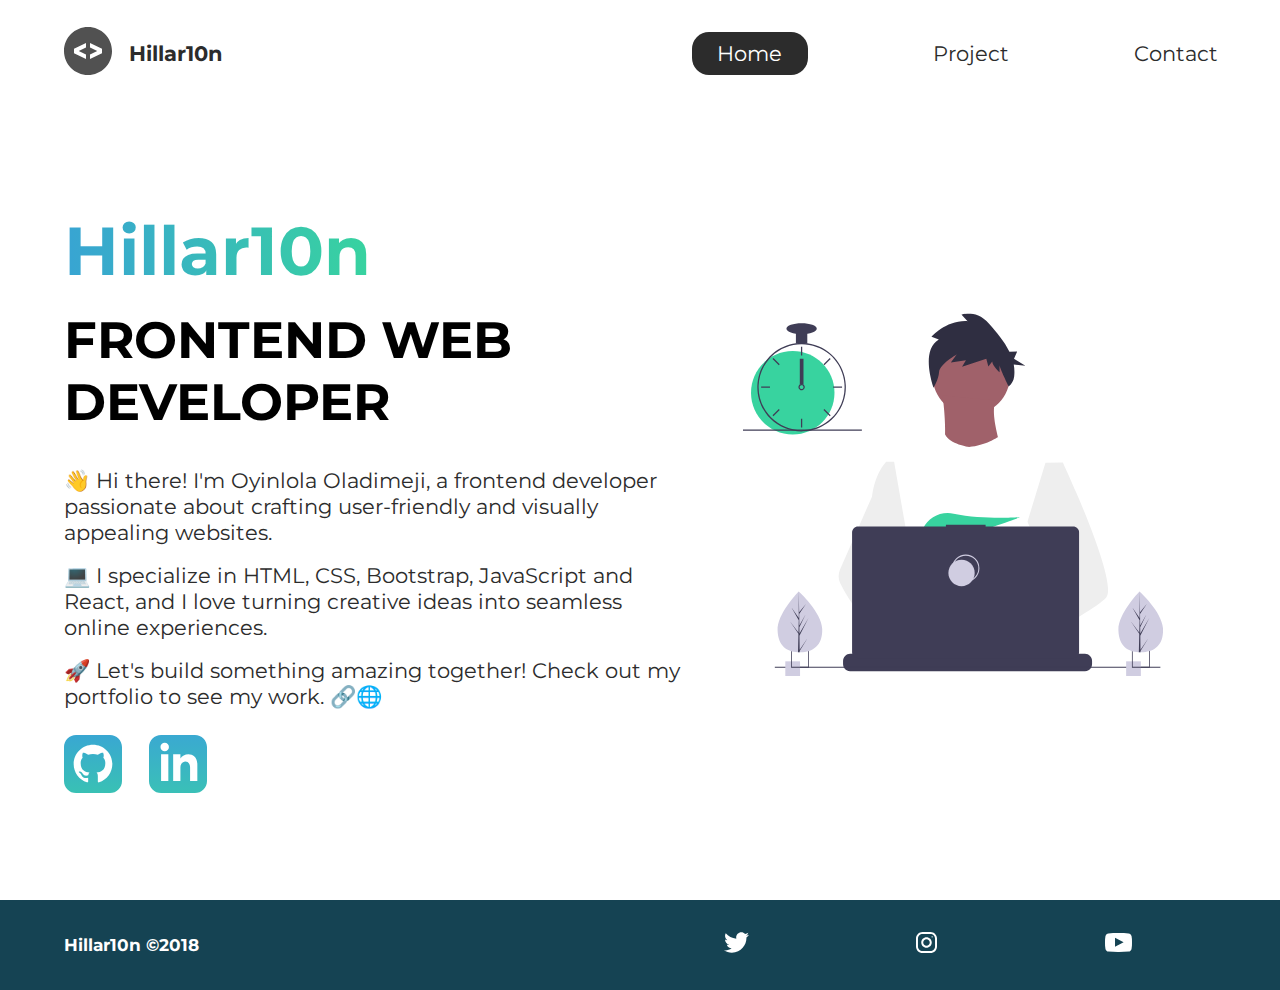
<file: index.html>
<!DOCTYPE html>
<html lang="en">

<head>
    <meta charset="UTF-8" />
    <meta name="viewport" content="width=device-width, initial-scale=1.0" />
    <meta http-equiv="X-UA-Compatible" content="ie=edge" />
    <meta name="description"
        content="Oladimeji is a proffessional frontend Engineer, who specialises in HTML, CSS, Javascript and React" />
    <meta name="robots" content="index,follow" />
    <link rel="preconnect" href="https://fonts.googleapis.com">
    <link rel="preconnect" href="https://fonts.gstatic.com" crossorigin>
    <link href="https://fonts.googleapis.com/css2?family=Montserrat:wght@400;500&display=swap" rel="stylesheet">
    <link rel="stylesheet" href="./styles/style.css" />
    <title>Oyinlola Oladimeji | Home</title>
</head>

<body>
    <header class="main-head">
        <nav>
            <div class="logo">
                <a href="./"><img src="./icons/code.svg" alt="logo"></a>
                <a href="./">
                    <h1>Hillar10n</h1>
                </a>
            </div>
            <ul>
                <li><a class="active" href="./">Home</a></li>
                <li><a href="./projects/">Project</a></li>
                <li><a href="./contact/">Contact</a></li>
            </ul>
        </nav>
    </header>
    <secion class="intro">
        <div class="intro-text">
            <h1>Hillar10n</h1>
            <h3>FrontEnd WEB <br /> Developer</h3>
            <p>👋 Hi there! I'm Oyinlola Oladimeji, a frontend developer passionate about crafting user-friendly and
                visually
                appealing
                websites.</p>
            <p>💻 I specialize in HTML, CSS, Bootstrap, JavaScript and React, and I love turning creative
                ideas into seamless
                online
                experiences.</p>
            <p> 🚀 Let's build something amazing together! Check out my portfolio to see my work. <a
                    href="./projects/">🔗🌐</a>
            </p>
            <div class="intro-social">
                <a href="https://github.com/hillar10n" target="_blank"><img src="./icons/github.svg"
                        alt="github-social-icon"></a>
                <a href="https://www.linkedin.com/in/mayowa-oyinlola/" target="_blank"><img src="./icons/linked-in.svg"
                        alt="linkedin-social-icon"></a>
            </div>
        </div>
        <div class="intro-images">
            <svg width="799" height="690" viewBox="0 0 799 690" fill="none" xmlns="http://www.w3.org/2000/svg">
                <g id="undraw_dev_productivity_umsq (1) 1" clip-path="url(#clip0)">
                    <path id="Vector"
                        d="M516.92 624.636C516.92 624.636 512.16 626.266 504.42 628.576C487.31 633.706 455.65 642.216 428.82 643.916C405.72 645.396 386.2 641.836 382.63 626.766C381.1 620.286 383.27 614.956 388 610.576C402.12 597.486 439 592.796 468.25 591.186C476.51 590.736 484.15 590.526 490.51 590.446C501.31 590.306 508.39 590.526 508.39 590.526L508.56 591.186L516.92 624.636Z"
                        fill="#A0616A" />
                    <path id="Vector_2"
                        d="M436.99 672.586C418.61 695.346 342.73 647.666 316.19 629.886C310.41 626.016 306.97 623.566 306.97 623.566L331.25 591.186L338.94 580.936C338.94 580.936 345.82 584.586 355.99 590.526C356.36 590.746 356.73 590.966 357.11 591.186C365.88 596.336 376.89 603.066 388 610.576C403.33 620.946 418.83 632.776 428.82 643.916C438.59 654.806 443.08 665.036 436.99 672.586Z"
                        fill="#A0616A" />
                    <g id="me">
                        <path id="Vector_3"
                            d="M434.672 191.952C475.283 191.607 507.926 158.406 507.582 117.795C507.237 77.1832 474.036 44.5403 433.425 44.8847C392.813 45.2291 360.17 78.4303 360.515 119.042C360.859 159.653 394.06 192.296 434.672 191.952Z"
                            fill="#A0616A" />
                        <path id="Vector_4"
                            d="M379.477 155.65C379.477 155.65 394.216 259.972 373.002 271.875C351.787 283.779 499.929 283.588 499.929 283.588C499.929 283.588 466.124 193.284 480.809 165.449L379.477 155.65Z"
                            fill="#A0616A" />
                        <path id="Vector_5"
                            d="M608.101 283.199L596.257 339.402L571.214 458.308L570.49 464.815L562.138 540.138L556.582 590.177L552.857 623.79C528.584 636.526 510.988 645.326 510.988 645.326C510.988 645.326 509.404 637.719 506.871 627.99C489.805 633.265 458.218 642.043 431.404 643.97C441.266 654.777 445.842 664.969 439.817 672.57C421.63 695.485 345.349 648.45 318.659 630.896C318.077 635.158 317.879 639.464 318.068 643.762L297.626 628.314L299.331 592.359L302.206 531.522L305.819 455.229C304.448 451.975 303.294 448.634 302.364 445.228C295.956 423.161 288.032 379.057 281.928 342.067C277.016 312.298 273.302 287.138 272.517 281.785C272.411 281.086 272.358 280.726 272.358 280.726L384.363 230.094C392.509 248.556 429.865 253.809 429.865 253.809C460.756 251.417 484.847 234.913 484.847 234.913L608.101 283.199Z"
                            fill="white" />
                        <path id="Vector_6"
                            d="M372.285 49.3811L358.49 43.9934C358.49 43.9934 386.969 12.1 426.99 14.513L415.635 2.22366C415.635 2.22366 443.04 -9.01799 468.283 19.6674C481.553 34.7467 496.908 52.4737 506.557 72.5077L521.281 72.3829L515.251 85.9663L536.874 99.3152L514.777 97.0719C516.155 104.471 516.421 112.034 515.566 119.511C514.683 126.991 510.928 133.835 505.094 138.598V138.598C505.094 138.598 487.743 103.449 487.696 97.9443L487.813 111.705C487.813 111.705 473.959 99.4371 473.889 91.1807L466.471 100.877L462.593 85.7717L416.475 101.301L423.87 88.8526L395.157 93.2246L406.278 77.9923C406.278 77.9923 373.932 96.1568 372.811 111.304C371.689 126.452 362.299 140.875 362.299 140.875C362.299 140.875 336.213 70.3294 372.285 49.3811Z"
                            fill="#2F2E41" />
                        <path id="Vector_7"
                            d="M690.215 540.422C682.794 548.605 664.338 560.992 641.951 574.422C633.623 579.413 624.757 584.559 615.71 589.676C594.122 601.889 571.514 614.001 552.857 623.79C528.584 636.526 510.988 645.326 510.988 645.326C510.988 645.326 509.403 637.719 506.871 627.99C503.48 614.968 498.397 598.141 493.184 590.715C493.002 590.456 492.82 590.218 492.638 589.979C491.121 588.022 489.601 586.885 488.112 586.897L562.138 540.138L594.127 519.926L570.489 464.814L540.842 395.683L557.908 339.727L575.062 283.479L608.101 283.199C608.101 283.199 619.243 306.985 633.514 340.166C635.647 345.128 637.851 350.299 640.096 355.64C669.469 425.394 706.176 522.836 690.215 540.422Z"
                            fill="#EEEEEE" />
                        <path id="Vector_8"
                            d="M358.123 591.2C355.41 591.212 352.702 591.456 350.029 591.928C327.074 596.073 320.47 616.94 318.659 630.896C318.077 635.158 317.879 639.464 318.068 643.761L297.626 628.314L290.178 622.687C272.316 616.628 256.353 605.733 242.483 592.84C230.449 581.456 219.634 568.849 210.213 555.223C200.831 541.793 192.448 527.692 185.134 513.034C183.094 508.943 181.977 504.454 181.864 499.884C181.751 495.314 182.644 490.775 184.48 486.588L209.154 430.327L245.218 348.098C245.471 346.146 245.752 344.237 246.059 342.371C252.995 300.511 272.367 281.786 272.367 281.786L287.286 281.659L297.778 341.932L310.813 416.815L302.364 445.227L282.839 510.845L302.205 531.522L358.123 591.2Z"
                            fill="#EEEEEE" />
                    </g>
                    <path id="Vector_9"
                        d="M372.877 415.806L385.631 430.686C390.37 429.783 395.319 428.721 400.416 427.529L396.752 415.806L405.71 426.256C459.707 412.975 526.637 387.155 526.637 387.155C526.637 387.155 454.379 392.453 400.428 380.666C376.558 375.451 351.998 387.284 342.202 409.668C336.508 422.679 337.403 433.951 357.596 433.951C364.419 433.835 371.223 433.195 377.949 432.037L372.877 415.806Z"
                        fill="#38D39F" />
                    <path id="Vector_10"
                        d="M663.65 660.386V666.456C663.654 668.122 663.345 669.774 662.74 671.326C662.472 672.018 662.147 672.687 661.77 673.326C660.578 675.326 658.887 676.983 656.862 678.133C654.838 679.283 652.549 679.887 650.22 679.886H203.67C201.342 679.887 199.053 679.283 197.028 678.133C195.003 676.983 193.312 675.326 192.12 673.326C191.743 672.687 191.419 672.018 191.15 671.326C190.546 669.774 190.237 668.122 190.24 666.456V660.386C190.24 658.622 190.587 656.876 191.262 655.246C191.936 653.616 192.926 652.136 194.173 650.888C195.42 649.641 196.901 648.652 198.53 647.977C200.16 647.302 201.906 646.955 203.67 646.956H229.41V644.126C229.41 644.052 229.425 643.979 229.453 643.911C229.481 643.843 229.522 643.782 229.574 643.73C229.626 643.678 229.688 643.636 229.756 643.608C229.824 643.58 229.897 643.566 229.97 643.566H243.4C243.474 643.566 243.547 643.58 243.615 643.608C243.683 643.636 243.745 643.678 243.797 643.73C243.849 643.782 243.89 643.843 243.918 643.911C243.946 643.979 243.96 644.052 243.96 644.126V646.956H252.35V644.126C252.35 644.052 252.365 643.979 252.393 643.911C252.421 643.843 252.462 643.782 252.514 643.73C252.566 643.678 252.628 643.636 252.696 643.608C252.764 643.58 252.837 643.566 252.91 643.566H266.34C266.414 643.566 266.487 643.58 266.555 643.608C266.623 643.636 266.684 643.678 266.736 643.73C266.789 643.782 266.83 643.843 266.858 643.911C266.886 643.979 266.9 644.052 266.9 644.126V646.956H275.3V644.126C275.3 644.052 275.315 643.979 275.343 643.911C275.371 643.843 275.412 643.782 275.464 643.73C275.516 643.678 275.578 643.636 275.646 643.608C275.714 643.58 275.787 643.566 275.86 643.566H289.29C289.364 643.566 289.437 643.58 289.505 643.608C289.573 643.636 289.634 643.678 289.686 643.73C289.739 643.782 289.78 643.843 289.808 643.911C289.836 643.979 289.85 644.052 289.85 644.126V646.956H298.24V644.126C298.24 644.052 298.255 643.979 298.283 643.911C298.311 643.843 298.352 643.782 298.404 643.73C298.456 643.678 298.518 643.636 298.586 643.608C298.654 643.58 298.727 643.566 298.8 643.566H312.23C312.304 643.566 312.377 643.58 312.445 643.608C312.513 643.636 312.574 643.678 312.626 643.73C312.678 643.782 312.72 643.843 312.748 643.911C312.776 643.979 312.79 644.052 312.79 644.126V646.956H321.18V644.126C321.18 644.052 321.194 643.979 321.223 643.911C321.251 643.843 321.292 643.782 321.344 643.73C321.396 643.678 321.458 643.636 321.526 643.608C321.594 643.58 321.667 643.566 321.74 643.566H335.17C335.244 643.566 335.317 643.58 335.385 643.608C335.453 643.636 335.514 643.678 335.566 643.73C335.618 643.782 335.66 643.843 335.688 643.911C335.716 643.979 335.73 644.052 335.73 644.126V646.956H344.13V644.126C344.13 644.052 344.145 643.979 344.173 643.911C344.201 643.843 344.242 643.782 344.294 643.73C344.346 643.678 344.408 643.636 344.476 643.608C344.544 643.58 344.617 643.566 344.69 643.566H358.12C358.194 643.566 358.267 643.58 358.335 643.608C358.403 643.636 358.464 643.678 358.516 643.73C358.569 643.782 358.61 643.843 358.638 643.911C358.666 643.979 358.68 644.052 358.68 644.126V646.956H367.07V644.126C367.07 644.052 367.085 643.979 367.113 643.911C367.141 643.843 367.182 643.782 367.234 643.73C367.286 643.678 367.348 643.636 367.416 643.608C367.484 643.58 367.557 643.566 367.63 643.566H472.83C472.904 643.566 472.977 643.58 473.045 643.608C473.113 643.636 473.174 643.678 473.227 643.73C473.279 643.782 473.32 643.843 473.348 643.911C473.376 643.979 473.39 644.052 473.39 644.126V646.956H481.79V644.126C481.79 644.052 481.804 643.979 481.833 643.911C481.861 643.843 481.902 643.782 481.954 643.73C482.006 643.678 482.068 643.636 482.136 643.608C482.204 643.58 482.277 643.566 482.35 643.566H495.78C495.928 643.567 496.07 643.627 496.175 643.732C496.279 643.836 496.339 643.978 496.34 644.126V646.956H504.73V644.126C504.73 644.052 504.745 643.979 504.773 643.911C504.801 643.843 504.842 643.782 504.894 643.73C504.946 643.678 505.008 643.636 505.076 643.608C505.144 643.58 505.217 643.566 505.29 643.566H518.72C518.794 643.566 518.867 643.58 518.935 643.608C519.003 643.636 519.065 643.678 519.117 643.73C519.169 643.782 519.21 643.843 519.238 643.911C519.266 643.979 519.28 644.052 519.28 644.126V646.956H527.67V644.126C527.67 644.052 527.685 643.979 527.713 643.911C527.741 643.843 527.782 643.782 527.834 643.73C527.886 643.678 527.948 643.636 528.016 643.608C528.084 643.58 528.157 643.566 528.23 643.566H541.66C541.734 643.566 541.807 643.58 541.875 643.608C541.943 643.636 542.005 643.678 542.057 643.73C542.109 643.782 542.15 643.843 542.178 643.911C542.206 643.979 542.22 644.052 542.22 644.126V646.956H550.62V644.126C550.62 644.052 550.635 643.979 550.663 643.911C550.691 643.843 550.732 643.782 550.784 643.73C550.836 643.678 550.898 643.636 550.966 643.608C551.034 643.58 551.107 643.566 551.18 643.566H564.61C564.757 643.568 564.898 643.628 565.001 643.733C565.104 643.837 565.161 643.979 565.16 644.126V646.956H573.56V644.126C573.56 644.052 573.575 643.979 573.603 643.911C573.631 643.843 573.672 643.782 573.724 643.73C573.776 643.678 573.838 643.636 573.906 643.608C573.974 643.58 574.047 643.566 574.12 643.566H587.55C587.624 643.566 587.697 643.58 587.765 643.608C587.833 643.636 587.895 643.678 587.947 643.73C587.999 643.782 588.04 643.843 588.068 643.911C588.096 643.979 588.11 644.052 588.11 644.126V646.956H596.5V644.126C596.5 644.052 596.515 643.979 596.543 643.911C596.571 643.843 596.612 643.782 596.664 643.73C596.716 643.678 596.778 643.636 596.846 643.608C596.914 643.58 596.987 643.566 597.06 643.566H610.49C610.564 643.566 610.637 643.58 610.705 643.608C610.773 643.636 610.835 643.678 610.887 643.73C610.939 643.782 610.98 643.843 611.008 643.911C611.036 643.979 611.05 644.052 611.05 644.126V646.956H650.22C651.984 646.955 653.731 647.302 655.36 647.977C656.99 648.652 658.471 649.641 659.718 650.888C660.965 652.136 661.954 653.616 662.629 655.246C663.304 656.876 663.651 658.622 663.65 660.386Z"
                        fill="#3F3D56" />
                    <path id="Vector_11" d="M793.5 671.326H60.5V673.326H793.5V671.326Z" fill="#3F3D56" />
                    <path id="Vector_12"
                        d="M627.694 404.757H461.251V401.326H385.78V404.757H218.651C215.665 404.757 212.801 405.943 210.69 408.054C208.578 410.166 207.392 413.029 207.392 416.015V643.927C207.392 646.913 208.578 649.776 210.69 651.888C212.801 653.999 215.665 655.185 218.651 655.185H627.694C630.68 655.185 633.544 653.999 635.655 651.888C637.767 649.776 638.953 646.913 638.953 643.927V416.015C638.953 414.537 638.662 413.073 638.096 411.707C637.53 410.341 636.701 409.1 635.655 408.054C634.61 407.009 633.369 406.18 632.003 405.614C630.637 405.048 629.173 404.757 627.694 404.757Z"
                        fill="#3F3D56" />
                    <path id="Vector_13"
                        d="M423.5 509.326C437.307 509.326 448.5 498.133 448.5 484.326C448.5 470.519 437.307 459.326 423.5 459.326C409.693 459.326 398.5 470.519 398.5 484.326C398.5 498.133 409.693 509.326 423.5 509.326Z"
                        stroke="#D0CDE1" stroke-width="2" stroke-miterlimit="10" />
                    <path id="Vector_14"
                        d="M415.5 518.326C429.307 518.326 440.5 507.133 440.5 493.326C440.5 479.519 429.307 468.326 415.5 468.326C401.693 468.326 390.5 479.519 390.5 493.326C390.5 507.133 401.693 518.326 415.5 518.326Z"
                        fill="#D0CDE1" />
                    <path id="Vector_15" d="M108.446 661.223H80.4463V689.223H108.446V661.223Z" fill="#D0CDE1" />
                    <path id="Vector_16"
                        d="M91.4502 639.223V673.223H125.45V639.223H91.4502ZM123.97 671.743H92.9202V640.703H123.97V671.743Z"
                        fill="#3F3D56" />
                    <path id="Vector_17" d="M756.446 661.223H728.446V689.223H756.446V661.223Z" fill="#D0CDE1" />
                    <path id="Vector_18"
                        d="M739.45 639.223V673.223H773.45V639.223H739.45ZM771.97 671.743H740.92V640.703H771.97V671.743Z"
                        fill="#3F3D56" />
                    <path id="Vector_19"
                        d="M94.5802 230.113C138.399 230.113 173.921 194.592 173.921 150.773C173.921 106.955 138.399 71.4326 94.5802 71.4326C50.7617 71.4326 15.2397 106.955 15.2397 150.773C15.2397 194.592 50.7617 230.113 94.5802 230.113Z"
                        fill="#38D39F" />
                    <path id="Vector_20"
                        d="M122.229 56.4899C115.045 55.5763 107.774 55.5763 100.59 56.4899C84.586 58.5913 69.5203 65.2398 57.181 75.6465C44.8417 86.0532 35.7467 99.7813 30.9754 115.202C28.8053 122.229 27.5764 129.514 27.3208 136.864C27.2848 137.886 27.2607 138.92 27.2607 139.954C27.283 162.264 36.1559 183.655 51.932 199.431C67.7082 215.207 89.0989 224.08 111.41 224.103C113.201 224.103 114.992 224.042 116.759 223.934C120.907 223.674 125.03 223.103 129.093 222.227C148.495 218.055 165.798 207.161 177.947 191.468C190.095 175.776 196.308 156.295 195.487 136.467C194.665 116.638 186.863 97.738 173.459 83.1039C160.054 68.4698 141.909 59.0435 122.229 56.4899H122.229ZM137.748 217.347H137.736C130.959 219.659 123.905 221.062 116.759 221.518C114.992 221.638 113.201 221.698 111.41 221.698C89.7377 221.672 68.961 213.051 53.6367 197.727C38.3123 182.402 29.6914 161.626 29.6649 139.954C29.6649 138.92 29.689 137.886 29.725 136.864C30.5514 115.744 39.5156 95.7617 54.7411 81.1008C69.9666 66.44 90.273 58.237 111.41 58.2089C130.776 58.21 149.513 65.0865 164.283 77.6131C179.052 90.1398 188.895 107.503 192.057 126.61C195.219 145.716 191.496 165.325 181.55 181.942C171.604 198.559 156.081 211.106 137.748 217.347H137.748Z"
                        fill="#3F3D56" />
                    <path id="Vector_21" d="M112.612 63.0176H110.208V79.8474H112.612V63.0176Z" fill="#3F3D56" />
                    <path id="Vector_22"
                        d="M57.8578 84.7018L56.1577 86.4019L68.0582 98.3023L69.7582 96.6022L57.8578 84.7018Z"
                        fill="#3F3D56" />
                    <path id="Vector_23" d="M34.4736 138.751V141.156H51.3034V138.751H34.4736Z" fill="#3F3D56" />
                    <path id="Vector_24"
                        d="M56.1578 193.506L57.8579 195.206L69.7584 183.306L68.0583 181.606L56.1578 193.506Z"
                        fill="#3F3D56" />
                    <path id="Vector_25"
                        d="M153.062 96.6022L154.762 98.3022L166.662 86.4018L164.962 84.7017L153.062 96.6022Z"
                        fill="#3F3D56" />
                    <path id="Vector_26" d="M171.516 138.751V141.156H188.346V138.751H171.516Z" fill="#3F3D56" />
                    <path id="Vector_27"
                        d="M154.762 181.605L153.062 183.305L164.962 195.206L166.662 193.506L154.762 181.605Z"
                        fill="#3F3D56" />
                    <path id="Vector_28" d="M112.612 200.06H110.208V216.89H112.612V200.06Z" fill="#3F3D56" />
                    <g id="clock-hand">
                        <path id="Vector_29"
                            d="M115.016 135.145C113.976 134.365 112.711 133.943 111.41 133.943C110.11 133.943 108.844 134.365 107.804 135.145C107.091 135.686 106.505 136.375 106.085 137.165C105.552 138.181 105.322 139.329 105.421 140.473C105.52 141.616 105.944 142.707 106.644 143.617C107.343 144.527 108.288 145.218 109.368 145.608C110.447 145.997 111.616 146.07 112.735 145.817C113.855 145.564 114.878 144.996 115.685 144.179C116.492 143.363 117.048 142.333 117.288 141.21C117.528 140.088 117.441 138.92 117.039 137.846C116.636 136.771 115.935 135.834 115.017 135.145H115.016ZM111.41 143.56C110.454 143.557 109.539 143.176 108.863 142.501C108.187 141.825 107.807 140.909 107.804 139.954C107.808 139.224 108.03 138.513 108.441 137.91C108.793 137.4 109.271 136.989 109.828 136.718C110.386 136.446 111.004 136.323 111.623 136.361C112.241 136.398 112.84 136.594 113.361 136.931C113.881 137.267 114.307 137.732 114.595 138.281C114.883 138.83 115.025 139.444 115.007 140.063C114.989 140.683 114.811 141.287 114.491 141.818C114.17 142.349 113.719 142.788 113.179 143.093C112.639 143.398 112.03 143.559 111.41 143.56V143.56Z"
                            fill="#3F3D56" />
                        <path id="clock-arrow" d="M115 86H108V135H115V86Z" fill="#3F3D56" />
                    </g>
                    <path id="Vector_30" d="M122.229 35.3687H100.591V57.007H122.229V35.3687Z" fill="#3F3D56" />
                    <path id="Vector_31"
                        d="M111.41 38.9748C127.344 38.9748 140.261 34.4 140.261 28.7567C140.261 23.1134 127.344 18.5386 111.41 18.5386C95.4757 18.5386 82.5586 23.1134 82.5586 28.7567C82.5586 34.4 95.4757 38.9748 111.41 38.9748Z"
                        fill="#3F3D56" />

                    <path id="Vector_32" d="M226 220.44H0V222.844H226V220.44Z" fill="#3F3D56" />
                    <g id="plant-left">
                        <path id="Vector_33"
                            d="M150.594 599.754C151.527 631.704 132.858 643.413 109.43 644.097C108.886 644.113 108.344 644.123 107.805 644.126C106.719 644.135 105.643 644.117 104.577 644.072C83.3891 643.193 66.6172 631.945 65.7495 602.232C64.8515 571.482 103.018 531.529 105.882 528.574L105.887 528.571C105.996 528.458 106.052 528.402 106.052 528.402C106.052 528.402 149.661 567.807 150.594 599.754Z"
                            fill="#D0CDE1" />
                        <path id="Vector_34"
                            d="M107.744 639.255L122.626 617.124L107.774 641.636L107.805 644.126C106.719 644.135 105.643 644.117 104.577 644.072L105.315 612.06L105.295 611.813L105.322 611.766L105.393 608.741L89.0952 585.078L105.374 606.477L105.432 607.116L105.989 582.93L91.9122 558.397L106.029 578.681L105.882 528.574L105.882 528.407L105.887 528.571L106.821 568.062L119.651 552.021L106.863 571.464L107.143 593.098L118.949 571.984L107.187 596.279L107.343 608.308L124.512 578.897L107.395 612.505L107.744 639.255Z"
                            fill="#3F3D56" />
                    </g>
                    <g id="plant-right">
                        <path id="Vector_35"
                            d="M798.594 599.754C799.527 631.704 780.858 643.413 757.43 644.097C756.886 644.113 756.344 644.123 755.805 644.126C754.719 644.135 753.643 644.117 752.577 644.072C731.389 643.193 714.617 631.945 713.749 602.232C712.851 571.482 751.018 531.529 753.882 528.574L753.887 528.571C753.996 528.458 754.052 528.402 754.052 528.402C754.052 528.402 797.661 567.807 798.594 599.754Z"
                            fill="#D0CDE1" />
                        <path id="Vector_36"
                            d="M755.744 639.255L770.626 617.124L755.774 641.636L755.805 644.126C754.719 644.135 753.643 644.117 752.577 644.072L753.315 612.06L753.295 611.813L753.323 611.766L753.393 608.741L737.095 585.078L753.374 606.477L753.432 607.116L753.989 582.93L739.912 558.397L754.029 578.681L753.882 528.574L753.882 528.407L753.887 528.571L754.821 568.062L767.651 552.021L754.864 571.464L755.143 593.098L766.949 571.984L755.187 596.279L755.343 608.308L772.512 578.897L755.395 612.505L755.744 639.255Z"
                            fill="#3F3D56" />
                    </g>
                </g>
                <defs>
                    <clipPath id="clip0">
                        <rect width="798.627" height="689.223" fill="white" />
                    </clipPath>
                </defs>
            </svg>
            <img class="splash" src="/img/splash.svg" alt="">
        </div>
    </secion>

    <footer>
        <h4>Hillar10n &copy2018</h4>
        <ul>
            <li><a href="https://twitter.com/hillar10n" target="_blank"><img src="./icons/twitter 1.svg"
                        alt="twitter-social"></a></li>
            <li><a href="https://www.instagram.com/hillar10n/" target="_blank"><img src="./icons/instagram 1.svg"
                        alt="instagram-social"></a></li>
            <li><a href="#"><img src="./icons/youtube-symbol 1.svg" alt="youtube-social"></a></li>
        </ul>
    </footer>
</body>

</html>
</file>
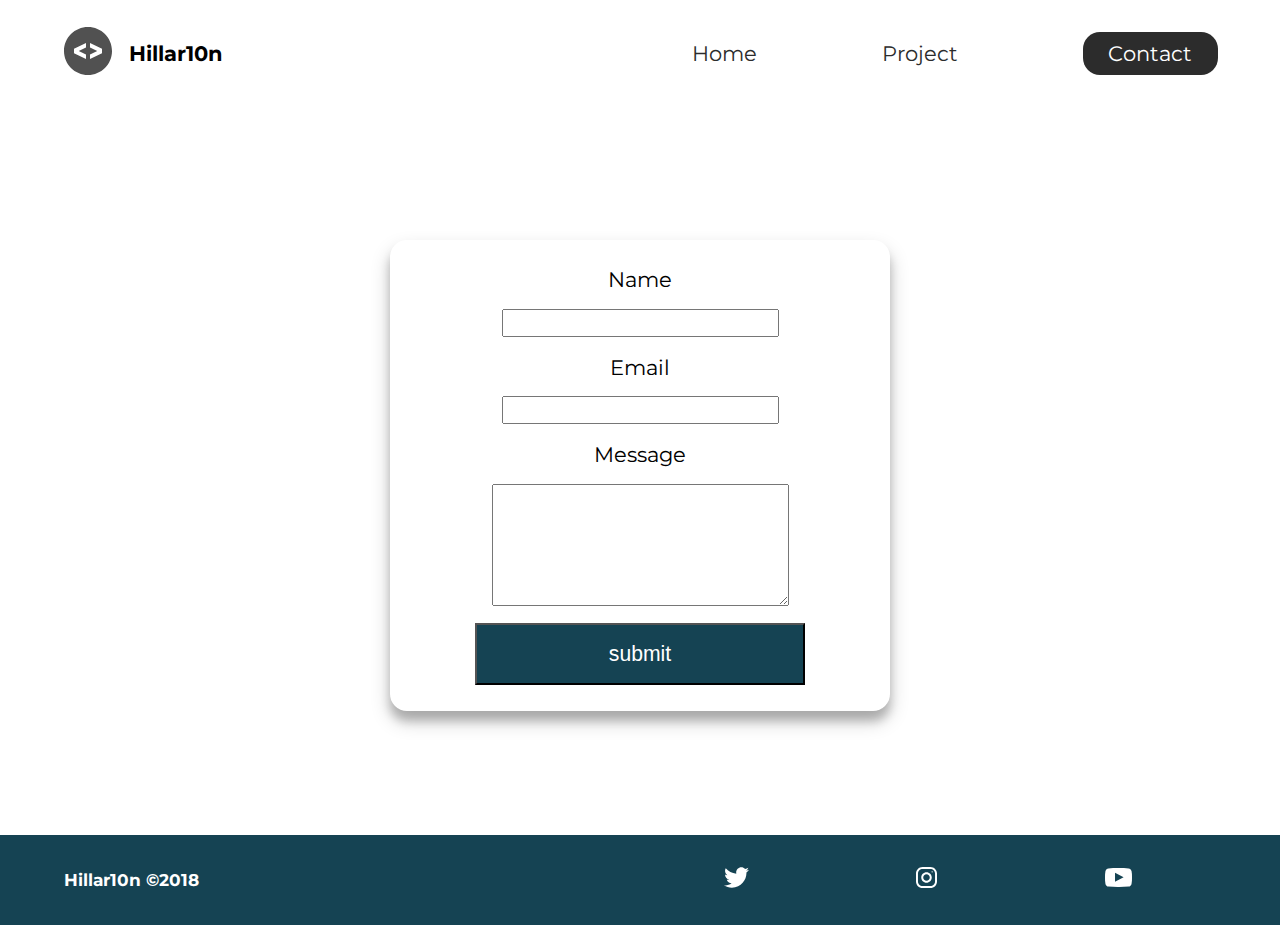
<file: contact/index.html>
<!DOCTYPE html>
<html lang="en">

<head>
    <meta charset="UTF-8" />
    <meta name="viewport" content="width=device-width, initial-scale=1.0" />
    <meta http-equiv="X-UA-Compatible" content="ie=edge" />
    <meta name="description"
        content="Oladimeji is a proffessional frontend Engineer, who specialises in HTML, CSS, Javascript and React" />
    <meta name="robots" content="index,follow" />
    <link rel="preconnect" href="https://fonts.googleapis.com">
    <link rel="preconnect" href="https://fonts.gstatic.com" crossorigin>
    <link href="https://fonts.googleapis.com/css2?family=Montserrat:wght@400;500&display=swap" rel="stylesheet">
    <link rel="stylesheet" href="../styles/style.css" />
    <title>Oyinlola Oladimeji | Contact</title>
</head>

<body>
    <header class="main-head">
        <nav>
            <div class="logo">
                <a href="../"><img src="../icons/code.svg" alt="logo"></a>
                <h1>Hillar10n</h1>
            </div>
            <ul>
                <li><a href="../">Home</a></li>
                <li><a href="../projects/">Project</a></li>
                <li><a class="active" href="./">Contact</a></li>
            </ul>
        </nav>
    </header>

    <section class="form-section">
        <form action="">
            <label for="name">Name</label>
            <input type="text" id="name" name="name">
            <label for="email">Email</label>
            <input type="email" id="email" name="email">
            <label for="message">Message</label>
            <textarea name="message" id="message" cols="30" rows="6"></textarea>
            <button type="submit">submit</button>
        </form>
    </section>

    <footer>
        <h4>Hillar10n &copy2018</h4>
        <ul>
            <li><a href="https://www.instagram.com/hillar10n/" target="_blank"><img src="../icons/twitter 1.svg"
                        alt="twitter-social"></a></li>
            <li><a href="https://www.instagram.com/hillar10n/" target="_blank"><img src="../icons/instagram 1.svg"
                        alt="instagram-social"></a></li>
            <li><a href="#"><img src="../icons/youtube-symbol 1.svg" alt="youtube-social"></a></li>
        </ul>
    </footer>
</body>

</html>
</file>
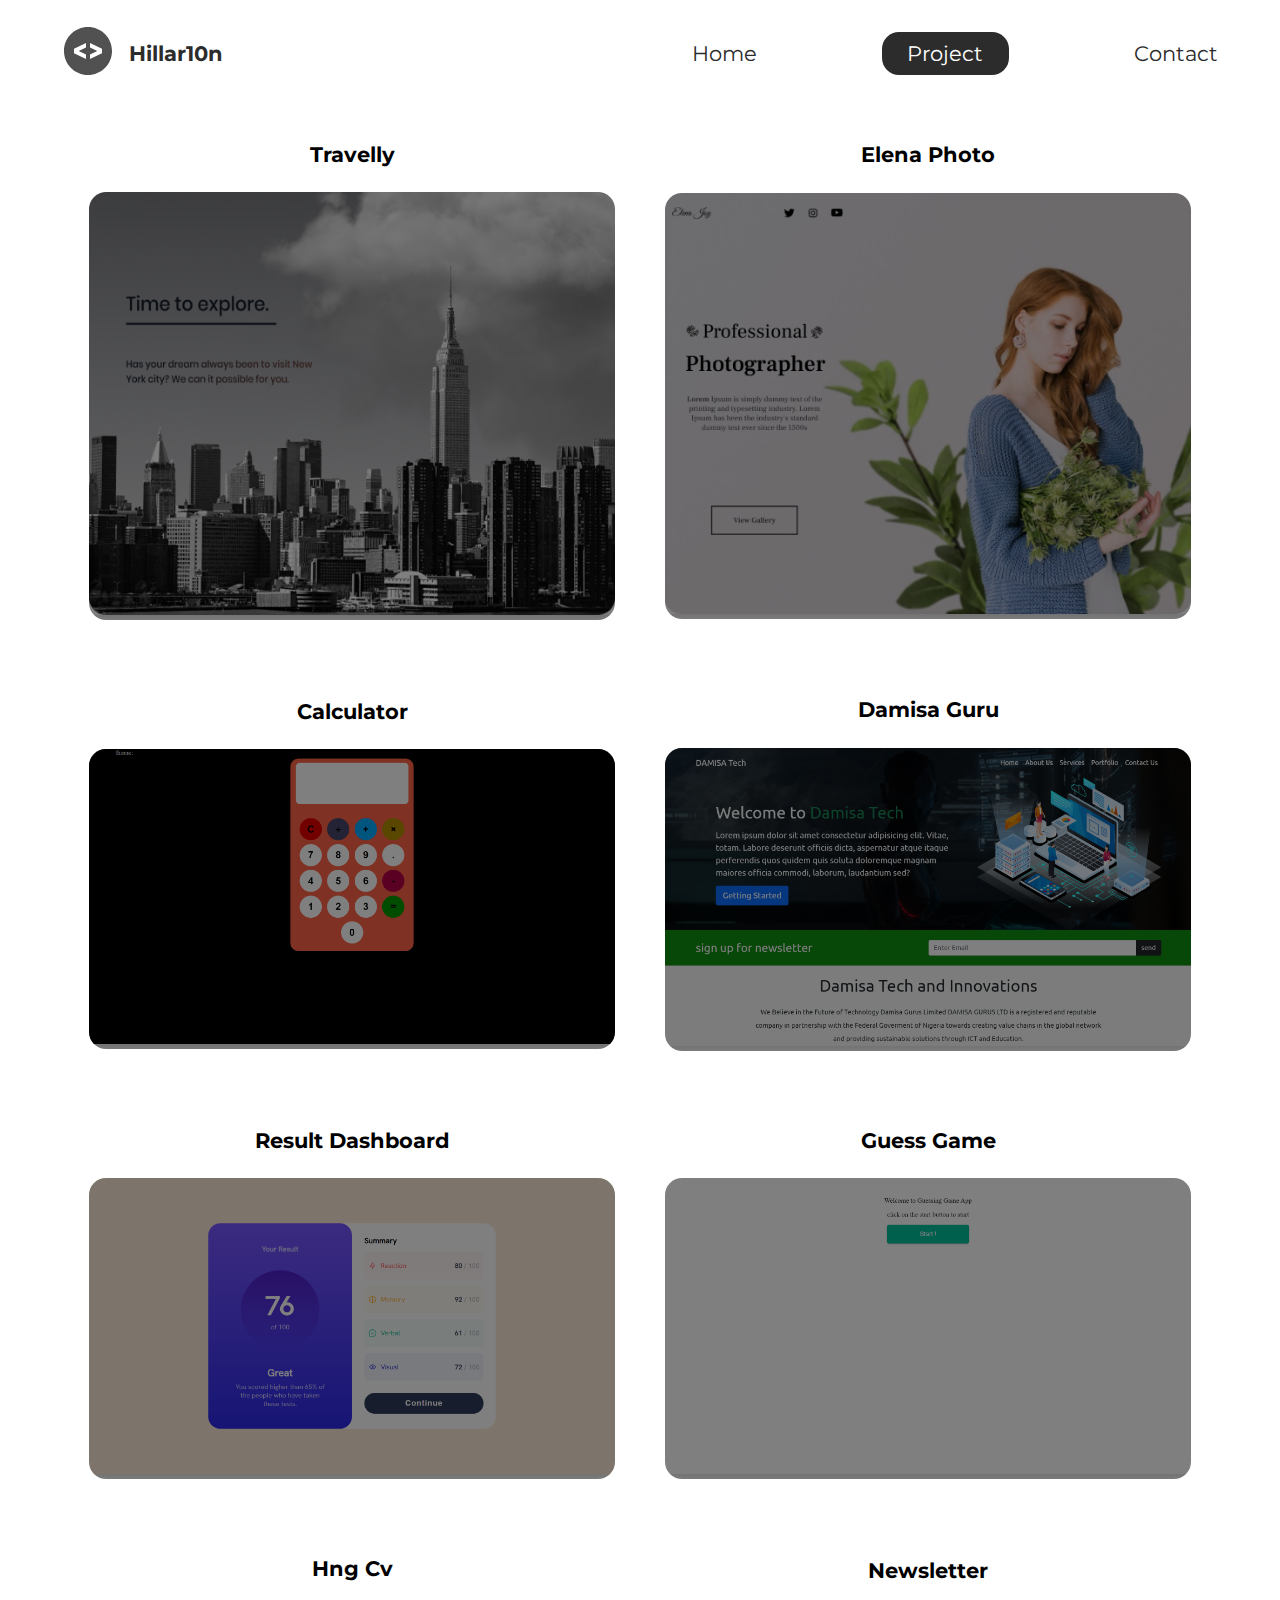
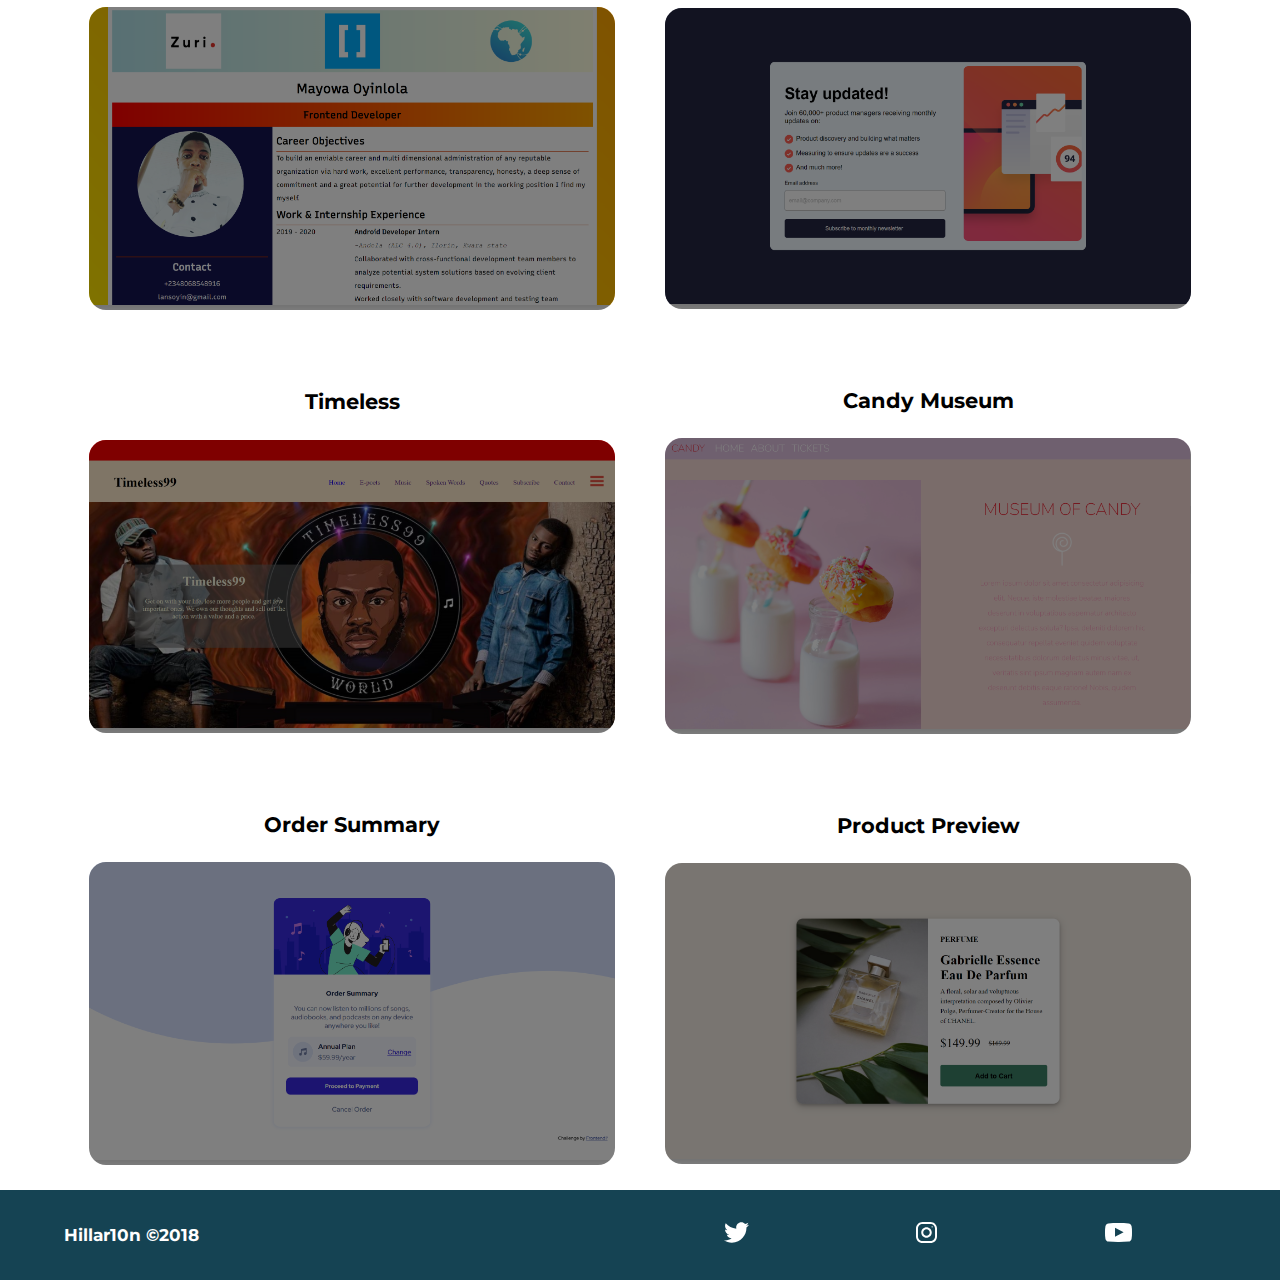
<file: projects/index.html>
<!DOCTYPE html>
<html lang="en">

<head>
    <meta charset="UTF-8" />
    <meta name="viewport" content="width=device-width, initial-scale=1.0" />
    <meta http-equiv="X-UA-Compatible" content="ie=edge" />
    <meta name="description"
        content="Oladimeji is a proffessional frontend Engineer, who specialises in HTML, CSS, Javascript and React" />
    <meta name="robots" content="index,follow" />
    <link rel="preconnect" href="https://fonts.googleapis.com">
    <link rel="preconnect" href="https://fonts.gstatic.com" crossorigin>
    <link href="https://fonts.googleapis.com/css2?family=Montserrat:wght@400;500&display=swap" rel="stylesheet">
    <link rel="stylesheet" href="../styles/style.css" />
    <title> Oyinlola Oladimeji | Project </title>
</head>

<body>
    <header class="main-head">
        <nav>
            <div class="logo">
                <a href="../"><img src="../icons/code.svg" alt="logo"></a>
                <a href="../">
                    <h1>Hillar10n</h1>
                </a>
            </div>
            <ul>
                <li><a href="../">Home</a></li>
                <li><a class="active" href="./">Project</a></li>
                <li><a href="../contact/">Contact</a></li>
            </ul>
        </nav>
    </header>

    <section class="projects">
        <div class="project">
            <h3>travelly</h3>
            <div class="project-card">
                <div class="cover"></div>
                <a href="https://hillar10n.github.io/travelly/" target="_blank"><img src="../img/travelly.jpg"
                        alt=""></a>
            </div>
        </div>
        <div class="project">
            <h3>elena Photo</h3>
            <div class="project-card">
                <div class="cover"></div>
                <a href="https://hillar10n.github.io/elenajoy/" target="_blank"><img src="../img/elena-joy.jpg"
                        alt=""></a>
            </div>
        </div>
        <div class="project">
            <h3>calculator</h3>
            <div class="project-card">
                <div class="cover"></div>
                <a href="https://hillar10n.github.io/simple_Calculator/" target="_blank"><img
                        src="../img/calculator.png" alt=""></a>
            </div>
        </div>
        <div class="project">
            <h3>damisa guru</h3>
            <div class="project-card">
                <div class="cover"></div>
                <a href="https://hillar10n.github.io/damisatech/" target="_blank"><img src="../img/damisa.png"
                        alt=""></a>
            </div>
        </div>
        <div class="project">
            <h3>result dashboard</h3>
            <div class="project-card">
                <div class="cover"></div>
                <a href="https://hillar10n.github.io/result_dasboard/" target="_blank"><img src="../img/dashboard.png"
                        alt=""></a>
            </div>
        </div>
        <div class="project">
            <h3>guess game</h3>
            <div class="project-card">
                <div class="cover"></div>
                <a href="https://hillar10n.github.io/guessGame/" target="_blank"><img src="../img/guessgame.png"
                        alt=""></a>
            </div>
        </div>
        <div class="project">
            <h3>hng cv</h3>
            <div class="project-card">
                <div class="cover"></div>
                <a href="https://hillar10n.github.io/hngMyName/" target="_blank"><img src="../img/hng-cv.png"
                        alt=""></a>
            </div>
        </div>
        <div class="project">
            <h3>newsletter</h3>
            <div class="project-card">
                <div class="cover"></div>
                <a href="https://hillar10n.github.io/news-letter-page/" target="_blank"> <img
                        src="../img/newsletter.png" alt=""></a>
            </div>
        </div>
        <div class="project">
            <h3>timeless</h3>
            <div class="project-card">
                <div class="cover"></div>
                <a href="https://hillar10n.github.io/timeless_unresponsive/" target="_blank"><img
                        src="../img/timeless.png" alt=""></a>
            </div>
        </div>
        <div class="project">
            <h3>Candy Museum</h3>
            <div class="project-card">
                <div class="cover"></div>
                <a href="https://hillar10n.github.io/candy-museum/" target="_blank"><img src="../img/candy-museum.png"
                        alt=""></a>
            </div>
        </div>
        <div class="project">
            <h3>Order Summary</h3>
            <div class="project-card">
                <div class="cover"></div>
                <a href="https://hillar10n.github.io/order-summary/" target="_blank"><img src="../img/order-summary.png"
                        alt=""></a>
            </div>
        </div>
        <div class="project">
            <h3>Product Preview</h3>
            <div class="project-card">
                <div class="cover"></div>
                <a href="https://hillar10n.github.io/product-review/" target="_blank"><img
                        src="../img/product-preview.png" alt=""></a>
            </div>
        </div>
    </section>

    <footer>
        <h4>Hillar10n &copy2018</h4>
        <ul>
            <li><a href="https://twitter.com/hillar10n" target="_blank"><img src="../icons/twitter 1.svg"
                        alt="twitter-social"></a></li>
            <li><a href="https://instagram.com/hillar10n" target="_blank"><img src="../icons/instagram 1.svg"
                        alt="instagram-social"></a></li>
            <li><a href="#"><img src="../icons/youtube-symbol 1.svg" alt="youtube-social"></a></li>
        </ul>
    </footer>
</body>

</html>
</file>
<file: styles/style.css>
/* Global Styles */
* {
  margin: 0;
  padding: 0;
  box-sizing: border-box;
}

html {
  font-size: 62.5%;
}

body {
  font-family: "Montserrat", sans-serif;
}

h1 {
  font-size: 2.5rem;
}

li,
button,
label,
input,
a,
p {
  font-size: 2.5rem;
}

h2 {
  font-size: 4rem;
}

h3 {
  font-size: 2.5rem;
}

h4,
h5 {
  font-size: 2rem;
}

ul {
  list-style: none;
}

a {
  text-decoration: none;
  color: #2c2c2c;
}

.main-head {
  width: 95%;
  margin: 0 0 0 auto;
  min-height: 10vh;
}

nav {
  display: flex;
  justify-content: space-between;
  align-items: center;
  flex-direction: row;
  min-height: 10vh;
  width: 60%;
  padding-top: 2rem;
  flex-wrap: wrap;
}
nav .logo {
  display: flex;
  justify-content: flex-start;
  align-items: center;
  flex-direction: row;
  flex: 1 1 30rem;
}
nav .logo h1 {
  padding: 2rem;
}
nav ul {
  display: flex;
  justify-content: space-around;
  align-items: center;
  flex-direction: row;
  flex: 1 1 40rem;
}

.intro {
  width: 90%;
  min-height: 90vh;
  margin: auto;
  flex-wrap: wrap;
  display: flex;
  justify-content: space-between;
  align-items: center;
  flex-direction: row;
}
.intro h1 {
  font-size: 8rem;
  padding-top: 2rem;
  background: linear-gradient(to left, #38d39f, #38a4d3);
  -webkit-background-clip: text;
          background-clip: text;
  -webkit-text-fill-color: transparent;
  display: inline-block;
}
.intro h3 {
  font-size: 6rem;
  padding: 2rem 0;
  text-transform: uppercase;
}
.intro p {
  color: #2c2c2c;
  padding-top: 2rem;
}

.splash {
  position: absolute;
  top: 0;
  right: 0;
  z-index: -1;
  height: 100%;
}

.intro-social {
  margin-top: 3rem;
}
.intro-social a {
  margin-right: 3rem;
}

.active {
  background-color: #2c2c2c;
  color: white;
  padding: 1rem 3rem;
  border-radius: 2rem;
}

.intro-text {
  flex: 2 1 30rem;
}

.intro-images {
  flex: 1 1 40rem;
  display: flex;
  justify-content: center;
  align-items: center;
  flex-direction: row;
}

#plant-left {
  animation: leaf 1.5s ease-in-out infinite alternate 0.5s;
}

#plant-right {
  animation: leaf 1.5s ease-in-out infinite alternate;
}

#me {
  animation: me 1s linear infinite alternate-reverse;
  transform-origin: bottom;
}

#clock-hand {
  animation: arrow 5s linear infinite reverse;
  transform-origin: bottom;
  transform-box: fill-box;
}

@keyframes arrow {
  from {
    transform: rotateZ(360deg);
  }
  to {
    transform: rotateZ(0deg);
  }
}
@keyframes me {
  from {
    transform: rotateZ(-5deg);
  }
  to {
    transform: rotateZ(5deg);
  }
}
@keyframes leaf {
  from {
    transform: translateY(0%);
  }
  to {
    transform: translateY(-30%);
  }
}
.projects {
  display: flex;
  justify-content: space-around;
  align-items: center;
  flex-direction: row;
  width: 90%;
  margin: auto;
  min-height: 90vh;
  text-align: center;
  flex-wrap: wrap;
}
.projects h3 {
  margin: 3rem;
  text-transform: capitalize;
}
.projects .project {
  flex: 1 1 40rem;
  margin: 3rem;
  border-radius: 2rem;
}
.projects .project .project-card {
  position: relative;
  border-radius: 2rem;
  overflow: hidden;
  cursor: pointer;
}
.projects .project .cover {
  background-color: rgba(0, 0, 0, 0.5);
  position: absolute;
  bottom: 0;
  left: 0%;
  height: 100%;
  width: 100%;
  transition: transform 0.6s ease-in;
  z-index: 2;
}
.projects .project .cover:hover {
  transform: translateX(140%);
}
.projects .project img {
  width: 100%;
  box-shadow: 0px 0px 10px rgba(0, 0, 0, 0.2);
}

.form-section {
  display: flex;
  justify-content: center;
  align-items: center;
  flex-direction: row;
  min-height: 80vh;
  margin-top: 3rem;
}
.form-section form {
  padding: 3rem 10rem;
  box-shadow: 0px 10px 10px rgba(0, 0, 0, 0.2), 0px 10px 20px rgba(0, 0, 0, 0.2);
  display: flex;
  justify-content: center;
  align-items: center;
  flex-direction: column;
  margin: auto;
  border-radius: 2rem;
}
.form-section form input,
.form-section form textarea {
  margin: 2rem;
}
.form-section form input:focus,
.form-section form textarea:focus {
  outline: 2px solid black;
}
.form-section form textarea {
  font-family: "Montseratt";
  font-size: 2rem;
}
.form-section form button {
  width: 100%;
  padding: 2rem;
  background-color: #154353;
  color: white;
}
.form-section form button:hover {
  background-color: rgb(51, 105, 107);
}

footer {
  background-color: #154353;
  min-height: 10vh;
  color: white;
  padding: 0% 5%;
  display: flex;
  justify-content: space-between;
  align-items: center;
  flex-direction: row;
  flex-wrap: wrap;
}
footer h4,
footer ul {
  flex: 1 1 30rem;
}
footer ul {
  display: flex;
  justify-content: space-around;
  align-items: center;
  flex-direction: row;
}

@media screen and (max-width: 480px) {
  footer h4 {
    text-align: center;
  }
  footer ul {
    display: flex;
    justify-content: space-evenly;
    align-items: center;
    flex-direction: row;
  }
}
@media screen and (max-width: 1332px) {
  html {
    font-size: 53%;
  }
  .splash {
    display: none;
  }
  svg {
    width: 80%;
  }
  nav {
    width: 100%;
  }
}
@media screen and (max-width: 1024px) {
  .projects .project .cover {
    display: none;
  }
}
@media screen and (max-width: 770px) {
  html {
    font-size: 45%;
  }
  .splash {
    display: none;
  }
  svg {
    width: 80%;
  }
  .main-head {
    width: 100%;
  }
  nav {
    display: flex;
    justify-content: center;
    align-items: center;
    flex-direction: row;
  }
  nav .logo {
    display: flex;
    justify-content: center;
    align-items: center;
    flex-direction: column;
    flex: 1 1 20rem;
    margin: 2rem;
  }
  nav .logo h1 {
    display: none;
  }
  nav ul {
    flex: 1 1 60rem;
    margin: 2rem 0;
  }
  .intro-text {
    text-align: center;
    margin-top: 3rem;
  }
  .intro-images {
    text-align: center;
  }
  .intro-social {
    display: flex;
    justify-content: center;
    align-items: center;
    flex-direction: row;
  }
  .intro-social a {
    margin: 2rem;
  }
  .projects .project {
    flex: 1 1 50rem;
  }
  .projects .project img {
    width: 100%;
    height: 100%;
  }
  form {
    width: 100%;
    padding: 0rem;
  }
}/*# sourceMappingURL=style.css.map */
</file>
